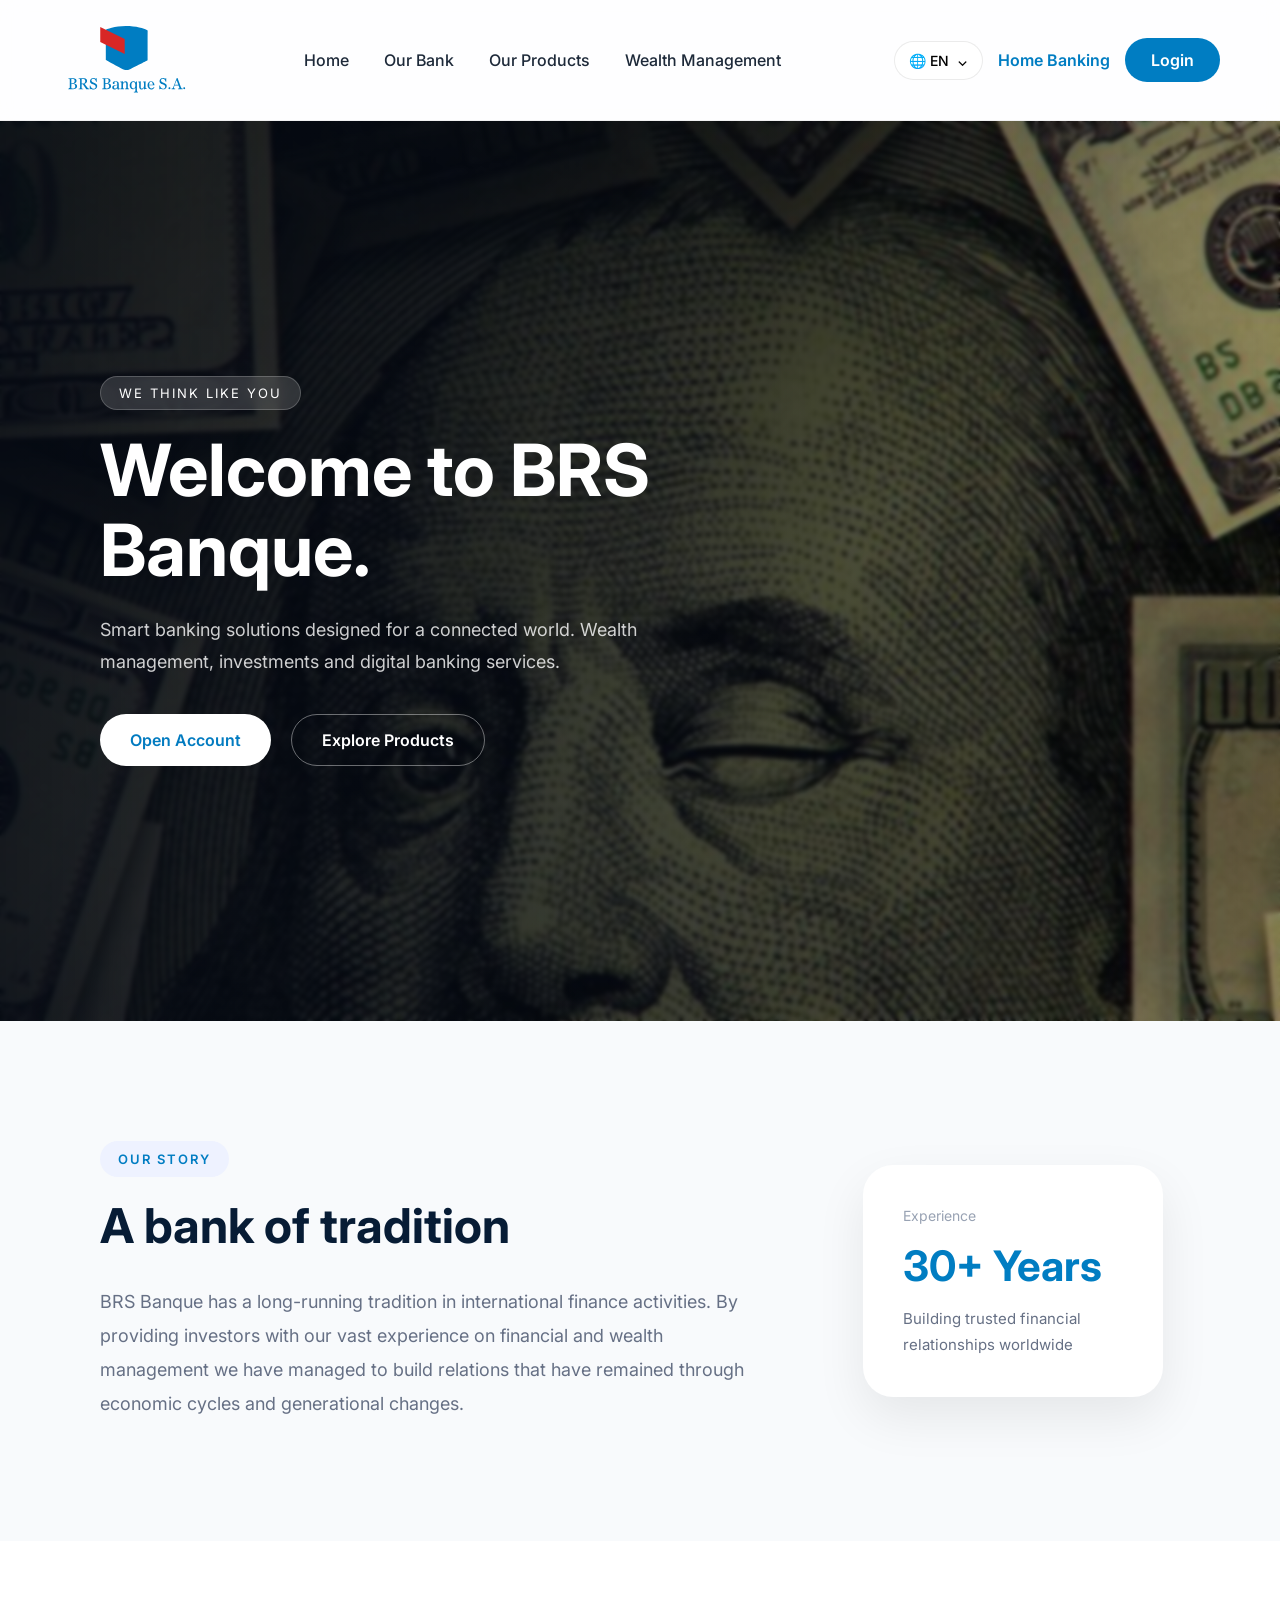
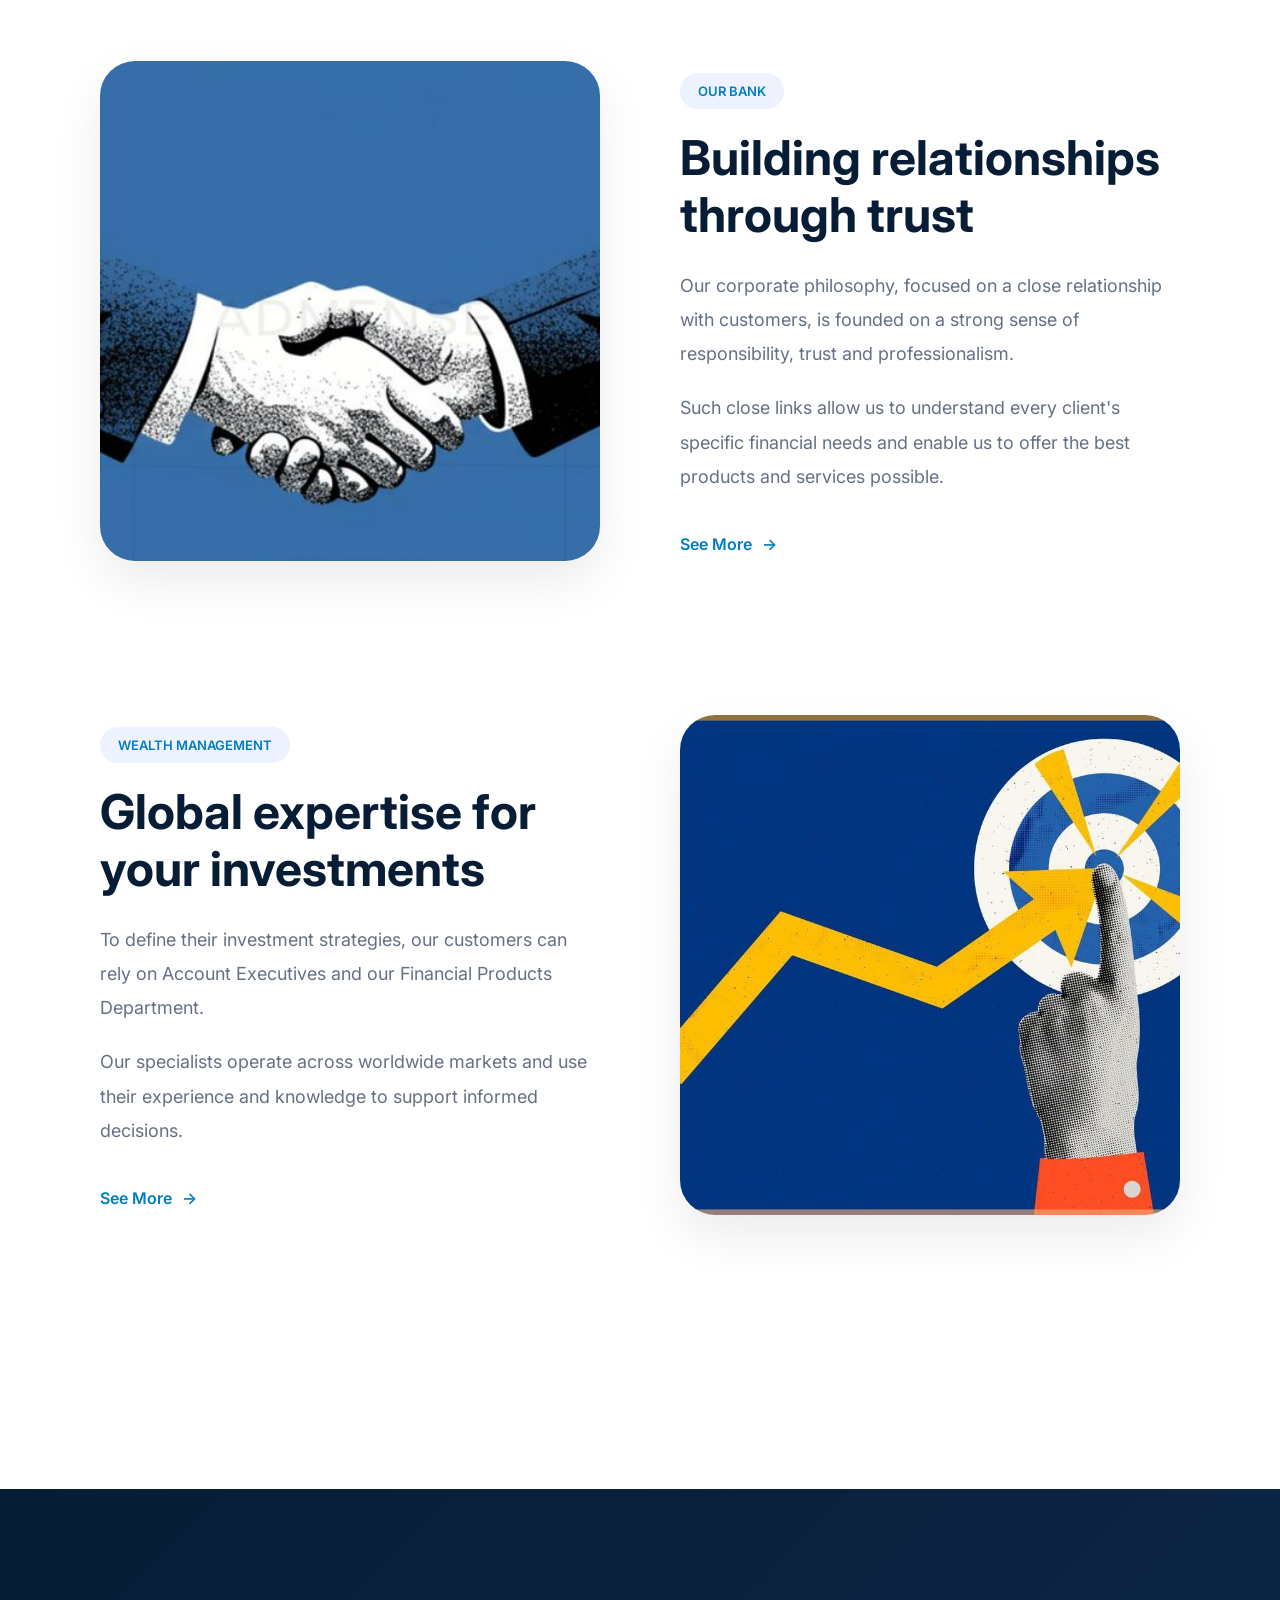
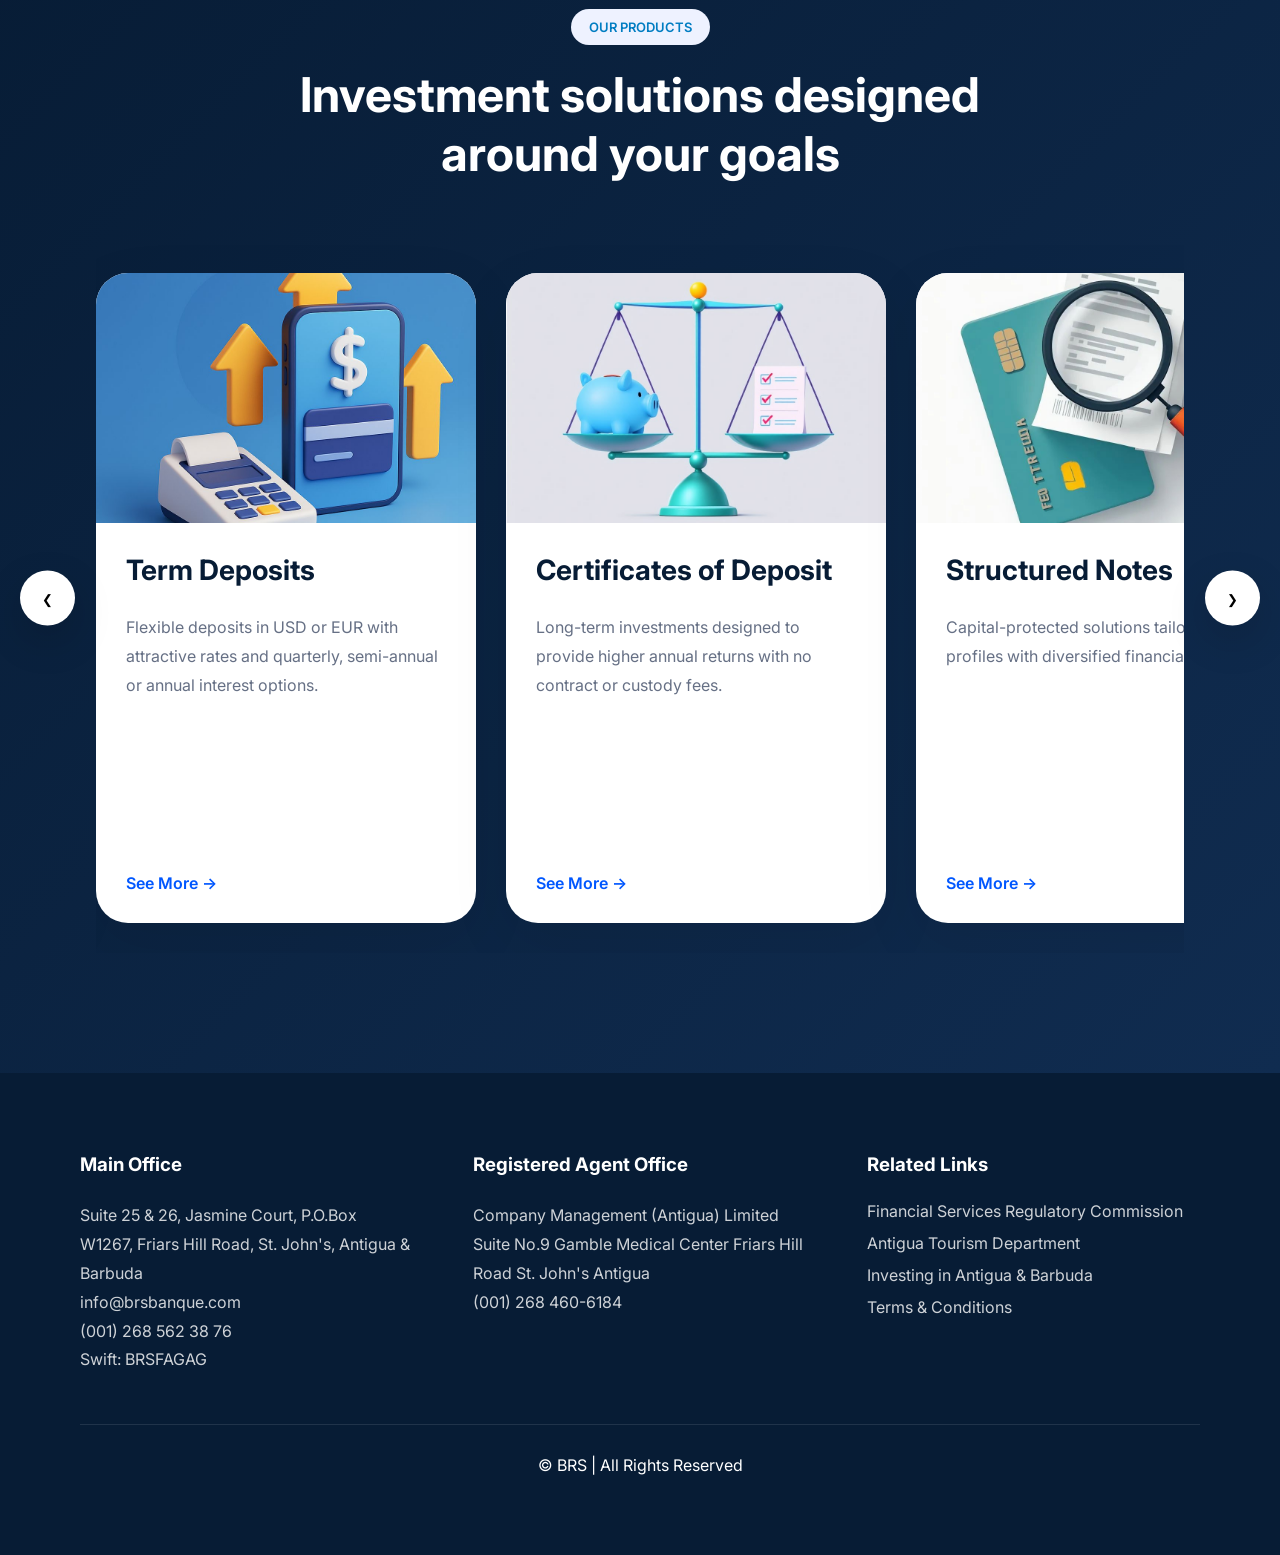
<file: index.html>
<!DOCTYPE html>
<html lang="en">

<head>
    <meta charset="UTF-8">
    <meta name="viewport" content="width=device-width,initial-scale=1">

    <title>BRS Bank</title>

    <link rel="stylesheet" href="assets/css/styles.css">
    <link rel="stylesheet" href="assets/css/navbar.css">
    <link rel="stylesheet" href="assets/css/banner.css">
    <link rel="stylesheet" href="assets/css/sub-banner.css">
    <link rel="stylesheet" href="assets/css/bank-overview.css">
    <link rel="stylesheet" href="assets/css/carrousel.css">
    <link rel="stylesheet" href="assets/css/footer.css">

    <link rel="preconnect" href="https://fonts.googleapis.com">
    <link rel="preconnect" href="https://fonts.gstatic.com">

    <link href="https://fonts.googleapis.com/css2?family=Inter:wght@300;400;500;600;700&display=swap" rel="stylesheet">

</head>

<body>

    <!--NAVBAR-->
    <nav class="navbar">

        <div class="logo">
            <img src="assets/img/logo.svg" alt="logo">
        </div>

        <ul class="nav-links">

            <li><a href="#">Home</a></li>

            <li><a href="our-bank/">Our Bank</a></li>

            <li><a href="our-products/">Our Products</a></li>

            <li><a href="wealth-management/">Wealth Management</a></li>

        </ul>

        <div class="nav-actions">

            <div class="language-selector">

                <button class="language-btn">

                    🌐 EN
                    <span>⌄</span>

                </button>

                <div class="language-menu">

                    <a href="#" data-lang="en">
                        🇺🇸 English
                    </a>

                    <a href="#" data-lang="es">
                        🇪🇸 Español
                    </a>

                    <a href="#" data-lang="pt">
                        🇧🇷 Português
                    </a>

                </div>

            </div>

            <a class="home-banking" href="home-banking/">
                Home Banking
            </a>

            <a class="login-btn" href="https://www.brsbanque.com/hb/login?locale=es">
                Login
            </a>

        </div>

        <div class="mobile-menu">
            ☰
        </div>

    </nav>

    <!--BANNER-->
    <section class="hero">

        <div class="overlay"></div>

        <div class="hero-content">

            <span class="tag">
                WE THINK LIKE YOU
            </span>

            <h1>
                Welcome to BRS Banque.
            </h1>

            <p>
                Smart banking solutions designed for a connected world.
                Wealth management, investments and digital banking services.
            </p>

            <div class="hero-buttons">

                <button class="primary-btn">
                    Open Account
                </button>

                <button class="secondary-btn">
                    Explore Products
                </button>

            </div>

        </div>

    </section>

    <!--SUB-BANNER-->
    <section class="about-section">

        <div class="about-left">

            <span class="about-tag">
                OUR STORY
            </span>

            <h2>
                A bank of tradition
            </h2>

            <p>

                BRS Banque has a long-running tradition in international
                finance activities. By providing investors with our vast
                experience on financial and wealth management we have
                managed to build relations that have remained through
                economic cycles and generational changes.

            </p>

        </div>


        <div class="about-right">

            <div class="experience-card">

                <span>Experience</span>

                <h3>30+ Years</h3>

                <p>
                    Building trusted financial relationships worldwide
                </p>

            </div>

        </div>

    </section>

    <!--BANK-OVERVIEW-->
    <section class="bank-overview">

        <div class="bank-row">

            <div class="bank-image">

                <img src="assets/img/our-bank.jpg">

            </div>

            <div class="bank-content">

                <span class="section-tag">
                    OUR BANK
                </span>

                <h2>
                    Building relationships through trust
                </h2>

                <p>

                    Our corporate philosophy, focused on a close relationship
                    with customers, is founded on a strong sense of responsibility,
                    trust and professionalism.

                </p>

                <p>

                    Such close links allow us to understand every client's
                    specific financial needs and enable us to offer the best
                    products and services possible.

                </p>

                <a href="our-bank/" class="see-more">

                    See More

                    <span>→</span>

                </a>

            </div>

        </div>


        <div class="bank-row reverse">

            <div class="bank-image">

                <img src="assets/img/expertise-1.jpg">

            </div>

            <div class="bank-content">

                <span class="section-tag">
                    WEALTH MANAGEMENT
                </span>

                <h2>
                    Global expertise for your investments
                </h2>

                <p>

                    To define their investment strategies, our customers can rely
                    on Account Executives and our Financial Products Department.

                </p>

                <p>

                    Our specialists operate across worldwide markets and use
                    their experience and knowledge to support informed decisions.

                </p>

                <a href="our-bank/" class="see-more">

                    See More

                    <span>→</span>

                </a>

            </div>

        </div>

    </section>

    <!--CARROUSEL-->
    <section class="investments">

        <div class="header">

            <span class="section-tag">
                OUR PRODUCTS
            </span>

            <h2>
                Investment solutions designed around your goals
            </h2>

        </div>

        <div class="carousel-container">

            <button class="nav prev">
                ❮
            </button>

            <div class="cards-slider" id="slider">

                <div class="product-card">

                    <img src="assets/img/card-term-deposit.jpg">

                    <h3>
                        Term Deposits
                    </h3>

                    <p>
                        Flexible deposits in USD or EUR with attractive rates and quarterly, semi-annual or annual
                        interest options.
                    </p>

                    <a href="our-products/">
                        See More →
                    </a>

                </div>


                <div class="product-card">

                    <img src="assets/img/card-certificate-deposit.jpg">

                    <h3>
                        Certificates of Deposit
                    </h3>

                    <p>
                        Long-term investments designed to provide higher annual returns with no contract or custody
                        fees.
                    </p>

                    <a href="our-products/">
                        See More →
                    </a>

                </div>


                <div class="product-card">

                    <img src="assets/img/card-structured-notes.jpg">

                    <h3>
                        Structured Notes
                    </h3>

                    <p>
                        Capital-protected solutions tailored to risk profiles with diversified financial assets.
                    </p>

                    <a href="our-products/">
                        See More →
                    </a>

                </div>


                <div class="product-card">

                    <img src="assets/img/card-investment-funds.jpg">

                    <h3>
                        Common Investment Funds & Mutual Funds
                    </h3>

                    <p>
                        Diversified investment opportunities across sectors, regions and financial markets worldwide.
                    </p>

                    <a href="our-products/">
                        See More →
                    </a>

                </div>


                <div class="product-card">

                    <img src="assets/img/card-bonds-stcok.jpg">

                    <h3>
                        Bonds & Stocks
                    </h3>

                    <p>
                        Customized portfolios designed to minimize risks and maximize long-term performance.
                    </p>

                    <a href="our-products/">
                        See More →
                    </a>

                </div>


                <div class="product-card">

                    <img src="assets/img/card-custodies.jpg">

                    <h3>
                        Custodies
                    </h3>

                    <p>
                        Secure storage and management of financial assets with online portfolio access.
                    </p>

                    <a href="our-products/">
                        See More →
                    </a>

                </div>


                <div class="product-card">

                    <img src="assets/img/cards-transactional.jpg">

                    <h3>
                        Transactional Products
                    </h3>

                    <p>
                        Multi-currency accounts designed for deposits, withdrawals and international transfers.
                    </p>

                    <a href="our-products/">
                        See More →
                    </a>

                </div>


                <div class="product-card">

                    <img src="assets/img/card-credit-cards.jpg">

                    <h3>
                        Credit Cards
                    </h3>

                    <p>
                        Exclusive VISA international cards with premium benefits and global coverage.
                    </p>

                    <a href="our-products/">
                        See More →
                    </a>

                </div>

            </div>

            <button class="nav next">
                ❯
            </button>

        </div>

    </section>

    <!--FOOTER-->
    <footer class="footer">

        <div class="footer-grid">

            <div>

                <h3>Main Office</h3>

                <p>
                    Suite 25 & 26, Jasmine Court,
                    P.O.Box W1267,
                    Friars Hill Road,
                    St. John's,
                    Antigua & Barbuda
                </p>

                <p>info@brsbanque.com</p>

                <p>(001) 268 562 38 76</p>

                <p>Swift: BRSFAGAG</p>

            </div>


            <div>

                <h3>Registered Agent Office</h3>

                <p>
                    Company Management (Antigua) Limited
                </p>

                <p>
                    Suite No.9 Gamble Medical Center
                    Friars Hill Road
                    St. John's
                    Antigua
                </p>

                <p>(001) 268 460-6184</p>

            </div>


            <div>

                <h3>Related Links</h3>

                <ul>

                    <li>
                        <a href="our-products/">
                            Financial Services Regulatory Commission
                        </a>
                    </li>

                    <li>
                        <a href="our-products/">
                            Antigua Tourism Department
                        </a>
                    </li>

                    <li>
                        <a href="our-products/">
                            Investing in Antigua & Barbuda
                        </a>
                    </li>

                    <li>
                        <a href="#">
                            Terms & Conditions
                        </a>
                    </li>

                </ul>

            </div>

        </div>

        <div class="copyright">

            © BRS | All Rights Reserved

        </div>

    </footer>

    <script src="assets/js/investments-carousel.js"></script>

</body>

</html>
</file>
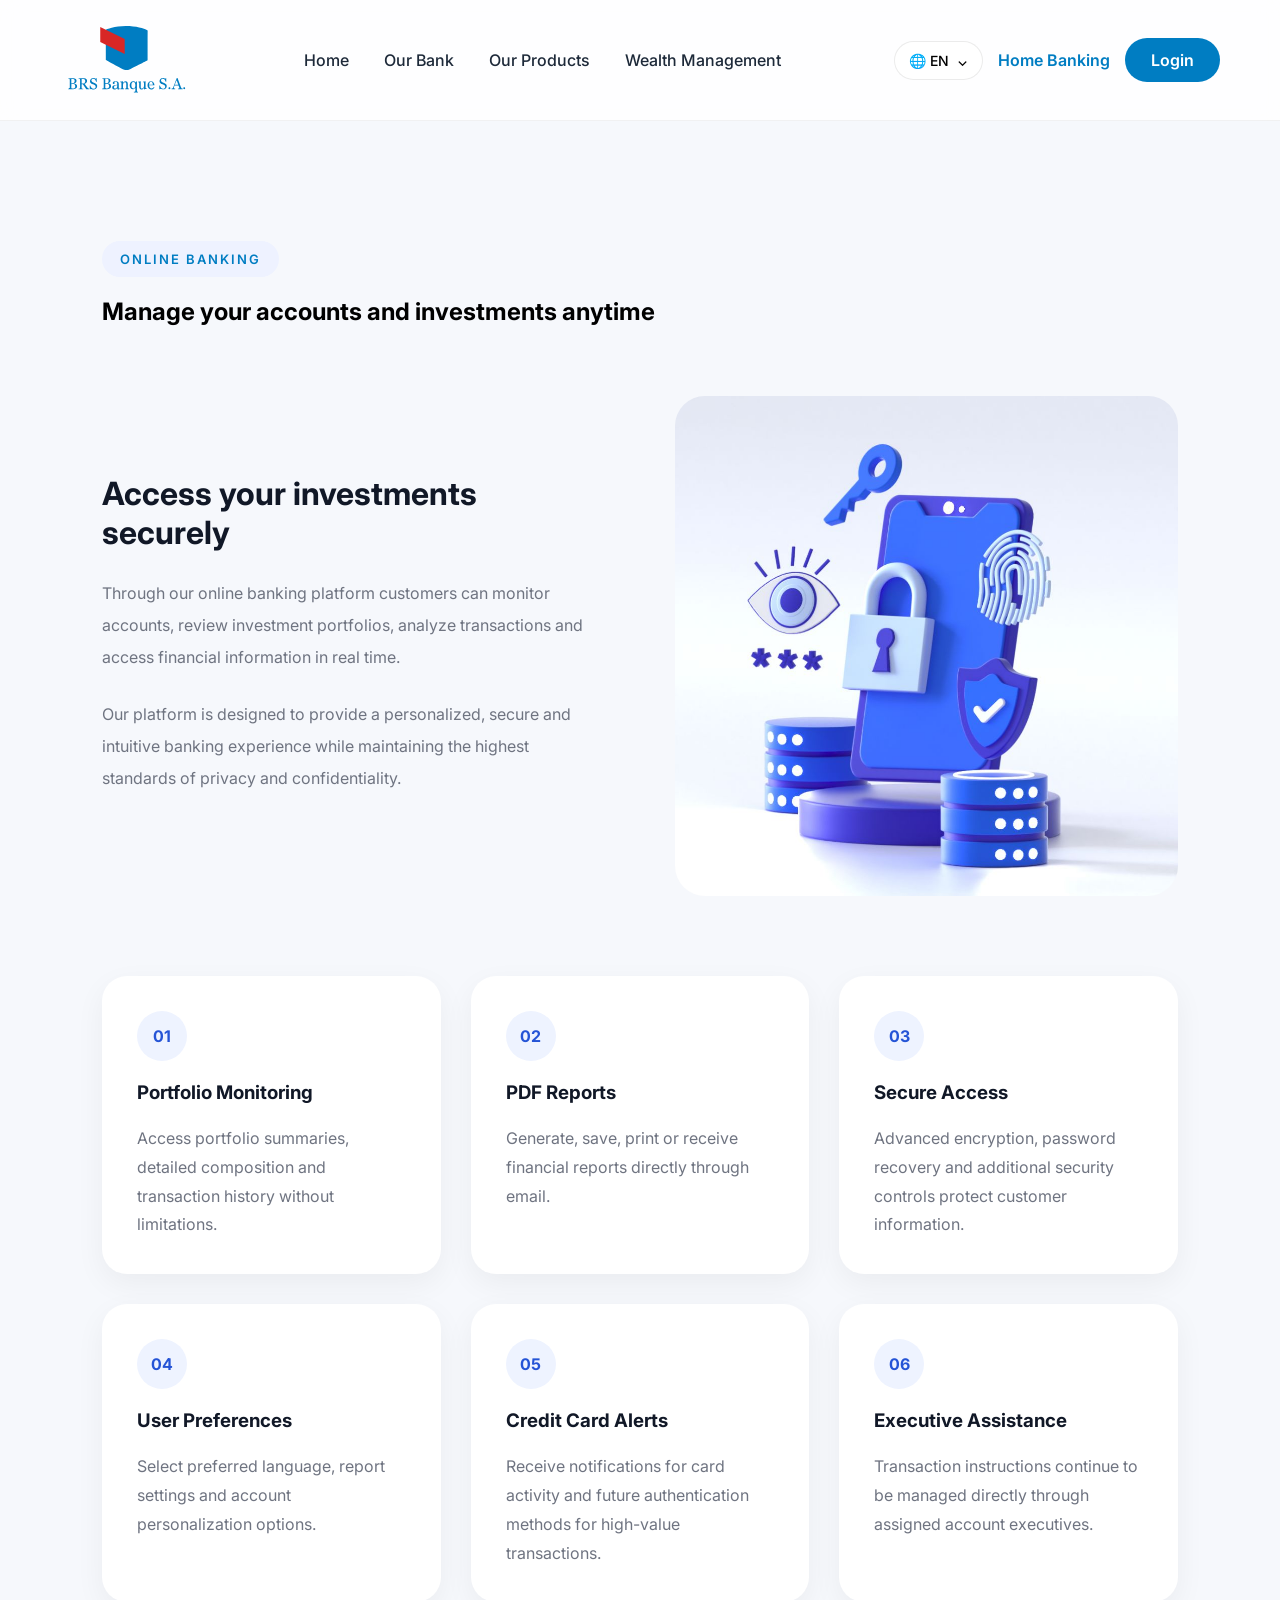
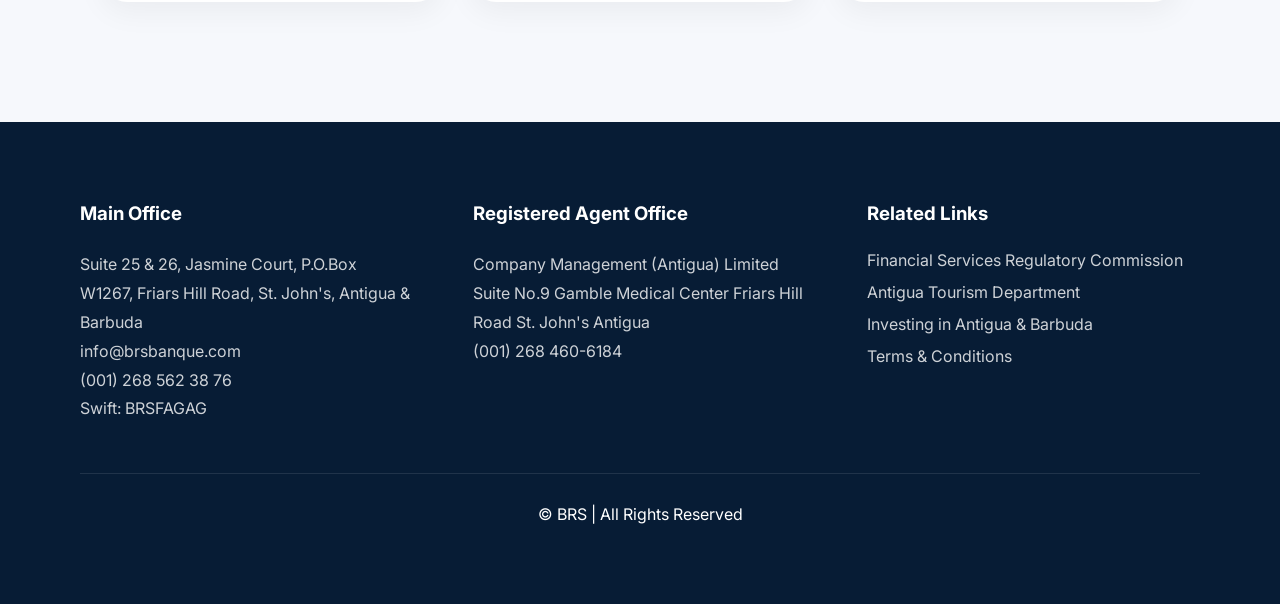
<file: home-banking/index.html>
<!DOCTYPE html>
<html lang="en">

<head>
    <meta charset="UTF-8">
    <meta name="viewport" content="width=device-width,initial-scale=1">
    <title>Home Banking</title>

    <link rel="stylesheet" href="../assets/css/styles.css">
    <link rel="stylesheet" href="../assets/css/navbar.css">
    <link rel="stylesheet" href="../assets/css/home-banking.css">
    <link rel="stylesheet" href="../assets/css/footer.css">

    <link rel="preconnect" href="https://fonts.googleapis.com">
    <link rel="preconnect" href="https://fonts.gstatic.com">

    <link href="https://fonts.googleapis.com/css2?family=Inter:wght@300;400;500;600;700&display=swap" rel="stylesheet">

</head>

<body>

    <!--NAVBAR-->
    <nav class="navbar">

        <div class="logo">
            <img src="../assets/img/logo.svg" alt="logo">
        </div>

        <ul class="nav-links">

            <li><a href="../">Home</a></li>

            <li><a href="../our-bank/">Our Bank</a></li>

            <li><a href="../our-products/">Our Products</a></li>

            <li><a href="../wealth-management/">Wealth Management</a></li>

        </ul>

        <div class="nav-actions">

            <div class="language-selector">

                <button class="language-btn">

                    🌐 EN
                    <span>⌄</span>

                </button>

                <div class="language-menu">

                    <a href="#" data-lang="en">
                        🇺🇸 English
                    </a>

                    <a href="#" data-lang="es">
                        🇪🇸 Español
                    </a>

                    <a href="#" data-lang="pt">
                        🇧🇷 Português
                    </a>

                </div>

            </div>

            <a class="home-banking" href="./">
                Home Banking
            </a>

            <a class="login-btn" href="https://www.brsbanque.com/hb/login?locale=es">
                Login
            </a>

        </div>

        <div class="mobile-menu">
            ☰
        </div>

    </nav>

    <!-- DIGITAL BANKING -->
    <section class="digital-banking">

        <div class="header">

            <span class="about-tag">
                ONLINE BANKING
            </span>

            <h2>
                Manage your accounts and investments anytime
            </h2>

        </div>


        <div class="digital-hero">

            <div class="digital-content">

                <h3>
                    Access your investments securely
                </h3>

                <p>

                    Through our online banking platform customers can
                    monitor accounts, review investment portfolios,
                    analyze transactions and access financial information
                    in real time.

                </p>

                <p>

                    Our platform is designed to provide a personalized,
                    secure and intuitive banking experience while maintaining
                    the highest standards of privacy and confidentiality.

                </p>

            </div>


            <div class="digital-image">

                <img src="../assets/img/home-banking-mobile.jpg">

            </div>

        </div>



        <div class="feature-grid">

            <div class="feature-box">

                <div class="feature-number">
                    01
                </div>

                <h3>
                    Portfolio Monitoring
                </h3>

                <p>
                    Access portfolio summaries, detailed composition
                    and transaction history without limitations.
                </p>

            </div>


            <div class="feature-box">

                <div class="feature-number">
                    02
                </div>

                <h3>
                    PDF Reports
                </h3>

                <p>
                    Generate, save, print or receive financial reports
                    directly through email.
                </p>

            </div>


            <div class="feature-box">

                <div class="feature-number">
                    03
                </div>

                <h3>
                    Secure Access
                </h3>

                <p>
                    Advanced encryption, password recovery and additional
                    security controls protect customer information.
                </p>

            </div>


            <div class="feature-box">

                <div class="feature-number">
                    04
                </div>

                <h3>
                    User Preferences
                </h3>

                <p>
                    Select preferred language, report settings and account
                    personalization options.
                </p>

            </div>


            <div class="feature-box">

                <div class="feature-number">
                    05
                </div>

                <h3>
                    Credit Card Alerts
                </h3>

                <p>
                    Receive notifications for card activity and future
                    authentication methods for high-value transactions.
                </p>

            </div>


            <div class="feature-box">

                <div class="feature-number">
                    06
                </div>

                <h3>
                    Executive Assistance
                </h3>

                <p>
                    Transaction instructions continue to be managed
                    directly through assigned account executives.
                </p>

            </div>

        </div>

    </section>

    <!--FOOTER-->
    <footer class="footer">

        <div class="footer-grid">

            <div>

                <h3>Main Office</h3>

                <p>
                    Suite 25 & 26, Jasmine Court,
                    P.O.Box W1267,
                    Friars Hill Road,
                    St. John's,
                    Antigua & Barbuda
                </p>

                <p>info@brsbanque.com</p>

                <p>(001) 268 562 38 76</p>

                <p>Swift: BRSFAGAG</p>

            </div>


            <div>

                <h3>Registered Agent Office</h3>

                <p>
                    Company Management (Antigua) Limited
                </p>

                <p>
                    Suite No.9 Gamble Medical Center
                    Friars Hill Road
                    St. John's
                    Antigua
                </p>

                <p>(001) 268 460-6184</p>

            </div>


            <div>

                <h3>Related Links</h3>

                <ul>

                    <li>
                        <a href="#">
                            Financial Services Regulatory Commission
                        </a>
                    </li>

                    <li>
                        <a href="#">
                            Antigua Tourism Department
                        </a>
                    </li>

                    <li>
                        <a href="#">
                            Investing in Antigua & Barbuda
                        </a>
                    </li>

                    <li>
                        <a href="#">
                            Terms & Conditions
                        </a>
                    </li>

                </ul>

            </div>

        </div>

        <div class="copyright">

            © BRS | All Rights Reserved

        </div>

    </footer>

</body>

</html>
</file>
<file: assets/css/styles.css>
.see-more {

    display: inline-flex;
    align-items: center;
    gap: 10px;

    margin-top: 20px;

    text-decoration: none;

    font-size: 16px;
    font-weight: 600;

    color: #007dc2;

    transition: .3s;
}

.see-more span {

    transition: .3s;
}

.see-more:hover {

    gap: 16px;
}

.see-more:hover span {

    transform: translateX(5px);
}

.about-tag {

    display: inline-block;

    padding: 10px 18px;

    background: #eef2ff;

    color: #007dc2;

    font-size: 13px;

    font-weight: 600;

    border-radius: 30px;

    margin-bottom: 20px;

    letter-spacing: 2px;
}
</file>
<file: assets/css/navbar.css>
* {
    margin: 0;
    padding: 0;
    box-sizing: border-box;
    font-family: 'Inter', sans-serif;
}

body {
    background: #f5f7fa;
    height: 200vh;
}

.navbar {
    position: sticky;
    top: 0;

    display: flex;
    justify-content: space-between;
    align-items: center;

    padding: 18px 60px;

    background: rgba(255, 255, 255, .85);

    backdrop-filter: blur(12px);

    border-bottom: 1px solid rgba(0, 0, 0, .05);

    z-index: 1000;
}

.logo img {
    height: 80px;
}

.nav-links {
    display: flex;
    gap: 35px;
    list-style: none;
    align-items: center;
}

.nav-links a {
    text-decoration: none;
    color: #1d2939;
    font-weight: 500;
    position: relative;
}

.nav-links a::after {
    content: "";
    position: absolute;

    left: 0;
    bottom: -8px;

    width: 0;
    height: 2px;

    background: #007dc2;

    transition: .3s;
}

.nav-links a:hover::after {
    width: 100%;
}

.nav-actions {
    display: flex;
    align-items: center;
    gap: 15px;
}

.home-banking {
    text-decoration: none;
    color: #007dc2;
    font-weight: 600;
}

.login-btn {

    border: none;

    padding: 12px 26px;

    border-radius: 30px;

    background: #007dc2;
    color: white;

    font-weight: 600;

    cursor: pointer;
    text-decoration: none;
    transition: .3s;
}

.login-btn:hover {
    transform: translateY(-2px);
    box-shadow: 0 8px 20px rgba(0, 102, 255, .3);
}

.mobile-menu {
    display: none;
    font-size: 28px;
    cursor: pointer;
}

@media(max-width:900px) {

    .nav-links,
    .nav-actions {
        display: none;
    }

    .mobile-menu {
        display: block;
    }

}

.language-selector {
    position: relative;
}

.language-btn {

    display: flex;
    align-items: center;
    gap: 8px;

    padding: 10px 14px;

    background: white;

    border: 1px solid rgba(0, 0, 0, .08);

    border-radius: 30px;

    cursor: pointer;

    font-size: 14px;
    font-weight: 500;

    transition: .3s;
}

.language-btn:hover {
    box-shadow: 0 5px 15px rgba(0, 0, 0, .08);
}

.language-menu {

    position: absolute;

    top: 50px;
    right: 0;

    display: none;
    flex-direction: column;

    background: white;

    border-radius: 16px;

    padding: 10px;

    min-width: 180px;

    box-shadow:
        0 15px 40px rgba(0, 0, 0, .12);
}

.language-menu a {

    padding: 10px 15px;

    text-decoration: none;

    color: #1d2939;

    border-radius: 10px;

    transition: .3s;
}

.language-menu a:hover {
    background: #f5f7fa;
}

.language-selector:hover .language-menu {
    display: flex;
}
</file>
<file: assets/css/banner.css>
.hero {

    position: relative;

    height: 100vh;

    display: flex;
    align-items: center;

    padding: 0 100px;

    background-image: url("../img/hero-1.jpg");

    background-size: cover;
    background-position: center;

    overflow: hidden;
}

.overlay {

    position: absolute;

    top: 0;
    left: 0;

    width: 100%;
    height: 100%;

    background:
        linear-gradient(90deg,
            rgba(5, 10, 20, .90) 0%,
            rgba(5, 10, 20, .75) 35%,
            rgba(5, 10, 20, .45) 70%,
            rgba(5, 10, 20, .15) 100%);

    backdrop-filter: blur(2px);
}

.hero-content {

    position: relative;

    max-width: 650px;

    z-index: 2;

    color: white;
}

.tag {

    display: inline-block;

    padding: 10px 20px;

    margin-bottom: 25px;

    background:
        rgba(255, 255, 255, .1);

    backdrop-filter: blur(10px);

    border-radius: 30px;

    border:
        1px solid rgba(255, 255, 255, .2);

    font-size: 13px;

    letter-spacing: 2px;
}

.hero h1 {

    font-size: 72px;

    line-height: 1.1;

    margin-bottom: 25px;
}

.hero p {

    font-size: 18px;

    line-height: 1.8;

    opacity: .8;

    margin-bottom: 35px;
}

.hero-buttons {

    display: flex;
    gap: 20px;
}

.primary-btn {

    padding: 16px 35px;

    border: none;

    border-radius: 35px;

    font-weight: 600;

    cursor: pointer;
}

.secondary-btn {

    padding: 16px 35px;

    background: transparent;

    border-radius: 35px;

    border: 1px solid rgba(255, 255, 255, .4);

    color: white;

    cursor: pointer;
}

.primary-btn:hover,
.secondary-btn:hover {

    transform: translateY(-3px);

    transition: .3s;
}

@media(max-width:900px) {

    .hero {

        padding: 40px;
        text-align: center;
        justify-content: center;
    }

    .hero h1 {
        font-size: 46px;
    }

    .hero-buttons {

        justify-content: center;
        flex-wrap: wrap;
    }

}
</file>
<file: assets/css/sub-banner.css>
.about-section {

    display: flex;
    justify-content: space-between;
    align-items: center;

    padding: 120px 100px;

    background: #f8fafc;

    gap: 80px;
}

.about-left {

    flex: 2;
}

.about-right {

    flex: 1;

    display: flex;
    justify-content: center;
}

.about-section h2 {

    font-size: 48px;

    color: #071c35;

    margin-bottom: 30px;

    line-height: 1.2;
}

.about-section p {

    font-size: 18px;

    line-height: 1.9;

    color: #667085;

    max-width: 700px;
}

.experience-card {

    width: 300px;

    padding: 40px;

    border-radius: 30px;

    background: white;

    box-shadow:
        0 20px 50px rgba(0, 0, 0, .08);

    transition: .4s;
}

.experience-card:hover {

    transform:
        translateY(-10px);
}

.experience-card span {

    color: #98A2B3;

    font-size: 14px;
}

.experience-card h3 {

    font-size: 42px;

    margin: 15px 0;

    color: #007dc2;
}

.experience-card p {

    font-size: 15px;

    line-height: 1.7;
}

@media(max-width:900px) {

    .about-section {

        flex-direction: column;

        padding: 60px 30px;

        text-align: center;
    }

    .about-section h2 {

        font-size: 36px;
    }

}
</file>
<file: assets/css/bank-overview.css>
.bank-overview {

    padding: 120px 100px;

    background: white;
}

.bank-row {

    display: flex;

    align-items: center;

    gap: 80px;

    margin-bottom: 150px;
}

.bank-row.reverse {

    flex-direction: row-reverse;
}

.bank-image {

    flex: 1;
}

.bank-image img {

    width: 100%;
    height: 500px;

    object-fit: cover;

    border-radius: 35px;

    box-shadow:
        0 20px 50px rgba(0, 0, 0, .08);
}

.bank-content {

    flex: 1;
}

.section-tag {

    display: inline-block;

    padding: 10px 18px;

    border-radius: 30px;

    background: #eef2ff;

    color: #007dc2;

    font-size: 13px;

    font-weight: 600;

    margin-bottom: 20px;
}

.bank-content h2 {

    font-size: 48px;

    line-height: 1.2;

    margin-bottom: 25px;

    color: #071c35;
}

.bank-content p {

    font-size: 18px;

    line-height: 1.9;

    margin-bottom: 20px;

    color: #667085;
}

@media(max-width:900px) {

    .bank-row,
    .bank-row.reverse {

        flex-direction: column;
    }

    .bank-overview {

        padding: 60px 30px;
    }

    .bank-content {

        text-align: center;
    }

    .bank-content h2 {

        font-size: 34px;
    }

}
</file>
<file: assets/css/carrousel.css>
.investments {

    padding: 120px 0;

    background: linear-gradient(
        135deg,
        #071c35,
        #102c50
    );

    overflow: hidden;
}

.header {

    text-align: center;

    margin-bottom: 60px;

    color: white;
}

.header h2 {

    font-size: 48px;

    max-width: 800px;

    margin: auto;
}

.carousel-container {

    position: relative;

    display: flex;
    align-items: center;
}

.cards-slider {

    display:flex;

    gap:30px;

    overflow-x:auto;

    padding:30px 120px;

    width:85vw;

    margin: auto;

    scroll-behavior:smooth;

    scroll-snap-type:x mandatory;

    scrollbar-width:none;
}

.cards-slider::-webkit-scrollbar {

    display: none;
}
.product-card{

    min-width:380px;

    height:650px;

    display:flex;

    flex-direction:column;

    background:white;

    border-radius: 2rem;

    overflow:hidden;

    transform:translateZ(0);

    backface-visibility:hidden;

    scroll-snap-align:start;

    box-shadow:
        0 20px 60px rgba(0,0,0,.08);

    transition:
        transform .4s,
        box-shadow .4s;
}

.product-card:hover{

    transform:translateY(-12px);

    box-shadow:
        0 30px 70px rgba(0,0,0,.15);
}

.product-card img{

    width:100%;

    height:250px;

    object-fit:cover;

    display:block;
}

.product-card h3{

    padding:30px 30px 15px;

    font-size:28px;

    color:#071c35;

    min-height:90px;
}

.product-card p{

    padding:0 30px;

    color:#667085;

    line-height:1.8;

    overflow:hidden;

    display:-webkit-box;

    -webkit-box-orient:vertical;

    -webkit-line-clamp:4;

    line-clamp:4;
}


/* empuja el link al fondo */
.product-card a{

    margin-top:auto;

    padding:30px;

    text-decoration:none;

    font-weight:600;

    color:#0057ff;

    transition:.3s;
}

.product-card a:hover{

    transform:translateX(5px);
}

.nav {

    position:absolute;

    top:50%;

    transform:translateY(-50%);

    width:55px;
    height:55px;

    border:none;

    border-radius:50%;

    cursor:pointer;

    z-index:100;

    background:white;

    box-shadow:
    0 15px 40px rgba(0,0,0,.15);

    transition:.3s;
}

.prev{

    left:20px;
}

.next{

    right:20px;
}

.nav:hover{

    transform:
    translateY(-50%)
    scale(1.08);
}


@media(max-width:900px){

    .header h2{

        font-size:36px;
    }

    .cards-slider{

        padding:30px;
    }

    .product-card{

        min-width:300px;
    }

}
</file>
<file: assets/css/footer.css>
.tag {

    display: inline-block;

    padding: 8px 18px;

    border-radius: 30px;

    background: rgba(255, 255, 255, .15);

    margin-bottom: 20px;
}

.primary-btn,
.secondary-btn {

    padding: 15px 30px;

    border: none;

    border-radius: 30px;

    font-size: 16px;

    cursor: pointer;

    font-weight: 600;
}

.primary-btn {

    background: white;
    color: #027bc0;
}

.secondary-btn {

    background: transparent;

    border: 1px solid rgba(255, 255, 255, .4);

    color: white;
}

.services {

    display: grid;

    grid-template-columns:
        repeat(3, 1fr);

    gap: 30px;

    padding: 80px;
}

.service-card {

    background: white;

    padding: 35px;

    border-radius: 25px;

    box-shadow:
        0 10px 40px rgba(0, 0, 0, .06);

    transition: .3s;
}

.service-card:hover {

    transform:
        translateY(-8px);
}

.icon {

    font-size: 32px;

    margin-bottom: 20px;
}

.footer {

    background: #071c35;

    color: white;

    padding: 80px;
}

.footer-grid {

    display: grid;

    grid-template-columns:
        repeat(3, 1fr);

    gap: 60px;
}

.footer h3 {
    margin-bottom: 25px;
}

.footer p {

    opacity: .8;

    line-height: 1.8;
}

.footer ul {

    list-style: none;
}

.footer li {

    margin-bottom: 12px;
}

.footer a {

    text-decoration: none;

    color: white;

    opacity: .8;
}

.copyright {

    margin-top: 50px;

    padding-top: 30px;

    border-top:
        1px solid rgba(255, 255, 255, .1);

    text-align: center;
}

@media(max-width:900px) {

    .services {
        grid-template-columns: 1fr;
        padding: 40px;
    }

    .footer-grid {
        grid-template-columns: 1fr;
    }

}
</file>
<file: assets/css/home-banking.css>
.digital-banking {

    padding: 120px 8%;
    background: #f6f8fc;
}


.digital-hero {

    display: flex;

    align-items: center;

    gap: 70px;

    margin-top: 70px;
    margin-bottom: 80px;
}


.digital-content {

    flex: 1;
}


.digital-content h3 {

    font-size: 2rem;

    margin-bottom: 25px;

    color: #111827;
}


.digital-content p {

    color: #6f7481;

    line-height: 2;

    margin-bottom: 25px;
}


.digital-image {

    flex: 1;

    height: 500px;

    overflow: hidden;

    border-radius: 30px;
}


.digital-image img {

    width: 100%;
    height: 100%;

    object-fit: cover;
}


.feature-grid {

    display: grid;

    grid-template-columns: repeat(3, 1fr);

    gap: 30px;
}


.feature-box {

    background: white;

    padding: 35px;

    border-radius: 25px;

    box-shadow:
        0 10px 30px rgba(0, 0, 0, .05);

    transition: .4s;
}


.feature-box:hover {

    transform: translateY(-8px);
}


.feature-number {

    width: 50px;
    height: 50px;

    display: flex;

    align-items: center;
    justify-content: center;

    border-radius: 50%;

    margin-bottom: 20px;

    background: #eef3ff;

    color: #2554d6;

    font-weight: 700;
}


.feature-box h3 {

    margin-bottom: 20px;

    color: #111827;
}


.feature-box p {

    line-height: 1.8;

    color: #6f7481;
}


@media(max-width:992px) {

    .digital-hero {

        flex-direction: column;
    }


    .feature-grid {

        grid-template-columns: 1fr;
    }

}
</file>
